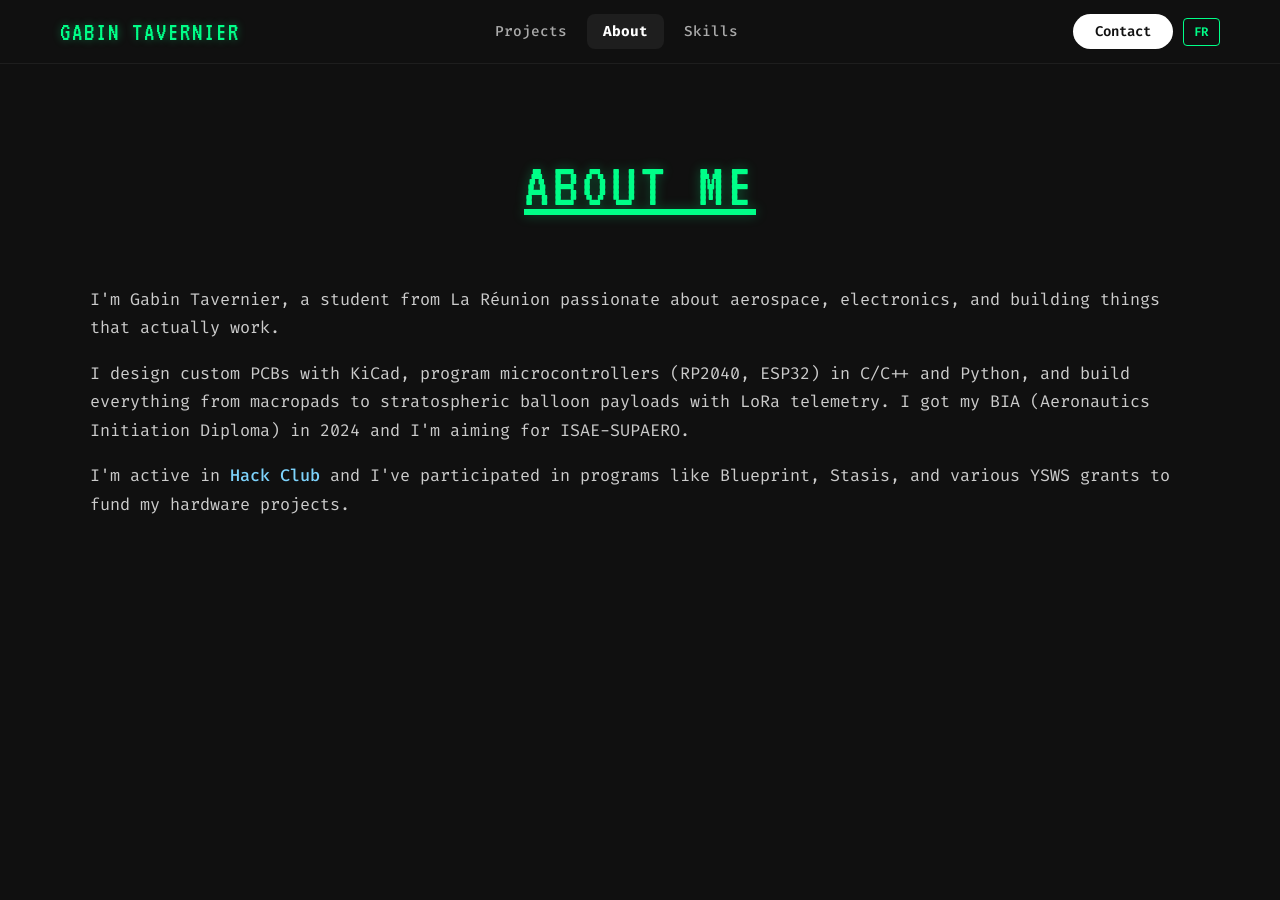
<file: about.html>
<!DOCTYPE html>
<html>
    <head>
        <link rel="stylesheet" href="main.css">
        <meta charset="UTF-8">
        <meta name="viewport" content="width=device-width, initial-scale=1.0">
        <title>About - GABIN TAVERNIER</title>
    </head>
    <body>

        <div id="header">
            <!-- Desktop nav -->
            <span id="nav-logo">GABIN TAVERNIER</span>
            <nav id="nav-desktop">
                <a href="index.html" class="nav-link" data-i18n="nav-projects">Projects</a>
                <a href="about.html" class="nav-link active" data-i18n="nav-about">About</a>
                <a href="skills.html" class="nav-link" data-i18n="nav-skills">Skills</a>
            </nav>
            <div id="contact-btn-wrap">
                <a href="contact.html"><button id="contact-btn" data-i18n="nav-contact">Contact</button></a>
                <button class="lang-btn">FR</button>
            </div>
            <!-- Mobile only -->
            <button id="hamburger" aria-label="Menu">
                <span></span>
                <span></span>
                <span></span>
            </button>
            <h1 id="name"> <div>GABIN TAVERNIER</div> </h1>
            <h3 id="description" data-i18n="mobile-subtitle"> Student &bull; Maker &bull; Aerospace Enthusiast </h3>
            <nav id="nav-dropdown">
                <a href="index.html" class="nav-link" data-i18n="nav-projects">Projects</a>
                <a href="about.html" class="nav-link active" data-i18n="nav-about">About</a>
                <a href="skills.html" class="nav-link" data-i18n="nav-skills">Skills</a>
                <a href="contact.html" class="nav-link" data-i18n="nav-contact">Contact</a>
                <button class="lang-btn lang-btn-mobile">FR</button>
            </nav>
        </div>

        <div class="page-content">
            <h2 id="projects" data-i18n="about-title">ABOUT ME</h2>
            <div class="about-section">
                <p data-i18n="about-p1">I'm Gabin Tavernier, a student from La Réunion passionate about aerospace, electronics, and building things that actually work.</p>
                <p data-i18n="about-p2">I design custom PCBs with KiCad, program microcontrollers (RP2040, ESP32) in C/C++ and Python, and build everything from macropads to stratospheric balloon payloads with LoRa telemetry. I got my BIA (Aeronautics Initiation Diploma) in 2024 and I'm aiming for ISAE-SUPAERO.</p>
                <p data-i18n="about-p3">I'm active in Hack Club — I've participated in programs like Blueprint, Stasis, and various YSWS grants to fund my hardware projects. Making things from scratch, understanding how they work at every level, and pushing them further is what drives me.</p>
            </div>
        </div>

        <script src="script.js" defer></script>
    </body>
</html>
</file>
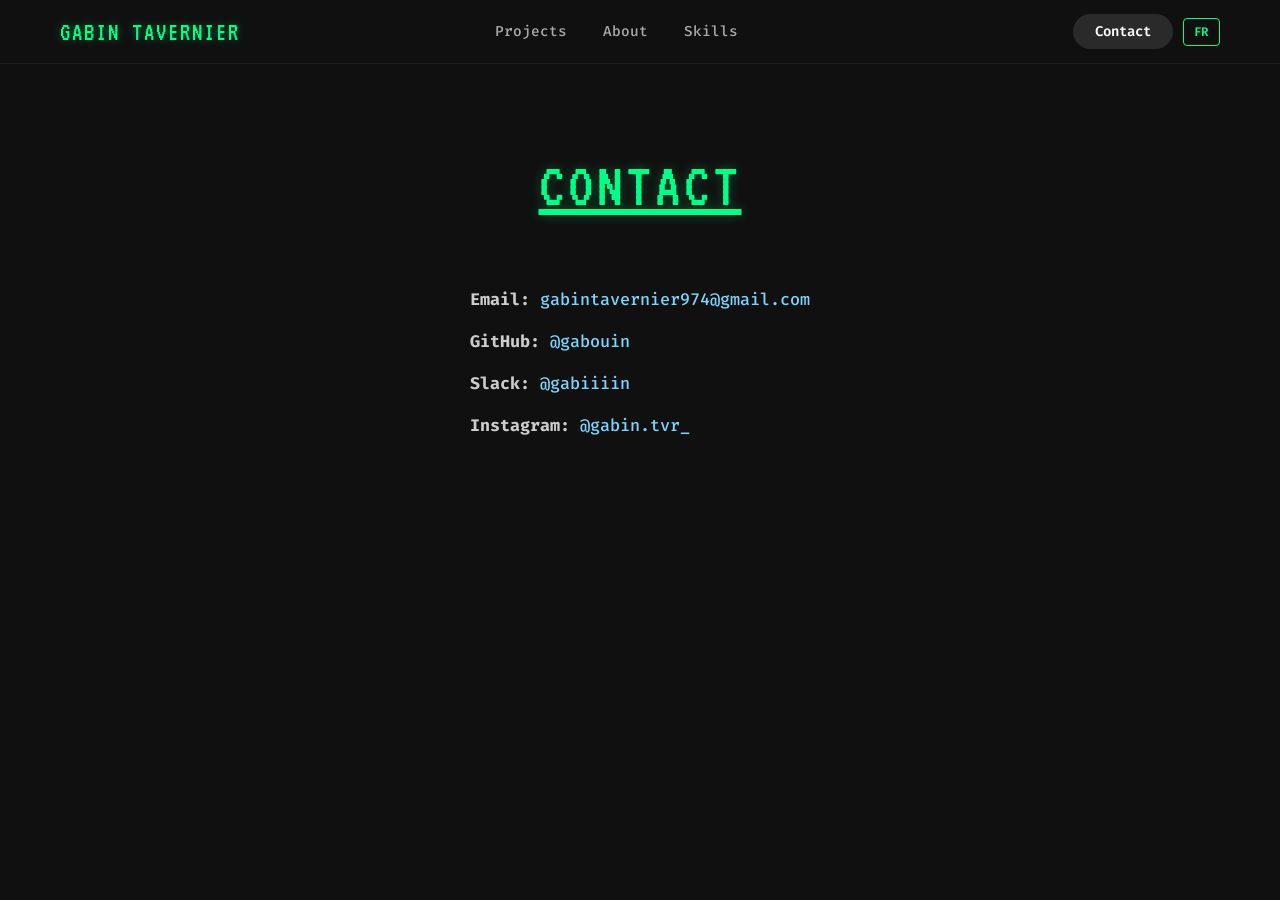
<file: contact.html>
<!DOCTYPE html>
<html>
    <head>
        <link rel="stylesheet" href="main.css">
        <meta charset="UTF-8">
        <meta name="viewport" content="width=device-width, initial-scale=1.0">
        <title>Contact - GABIN TAVERNIER</title>
    </head>
    <body>

        <div id="header">
            <!-- Desktop nav -->
            <span id="nav-logo">GABIN TAVERNIER</span>
            <nav id="nav-desktop">
                <a href="index.html" class="nav-link" data-i18n="nav-projects">Projects</a>
                <a href="about.html" class="nav-link" data-i18n="nav-about">About</a>
                <a href="skills.html" class="nav-link" data-i18n="nav-skills">Skills</a>
            </nav>
            <div id="contact-btn-wrap">
                <a href="contact.html"><button id="contact-btn" style="background:#2a2a2a;color:#fff;" data-i18n="nav-contact">Contact</button></a>
                <button class="lang-btn">FR</button>
            </div>
            <!-- Mobile only -->
            <button id="hamburger" aria-label="Menu">
                <span></span>
                <span></span>
                <span></span>
            </button>
            <h1 id="name"> <div>GABIN TAVERNIER</div> </h1>
            <h3 id="description" data-i18n="mobile-subtitle"> Student &bull; Maker &bull; Aerospace Enthusiast </h3>
            <nav id="nav-dropdown">
                <a href="index.html" class="nav-link" data-i18n="nav-projects">Projects</a>
                <a href="about.html" class="nav-link" data-i18n="nav-about">About</a>
                <a href="skills.html" class="nav-link" data-i18n="nav-skills">Skills</a>
                <a href="contact.html" class="nav-link active" data-i18n="nav-contact">Contact</a>
                <button class="lang-btn lang-btn-mobile">FR</button>
            </nav>
        </div>

        <div class="page-content">
            <h2 id="projects" data-i18n="contact-title">CONTACT</h2>
            <div class="about-section">
                <ul class="contact-list">
                    <li><strong>Email:</strong> <a href="mailto:gabintavernier974@gmail.com">gabintavernier974@gmail.com</a></li>
                    <li><strong>GitHub:</strong> <a href="https://github.com/gabouin">@gabouin</a></li>
                    <li><strong>Slack:</strong> <a href="https://hackclub.slack.com/messages/@gabiiiin">@gabiiiin</a></li>
                    <li><strong>Instagram:</strong> <a href="https://instagram.com/gabin.tvr_">@gabin.tvr_</a></li>
                </ul>
            </div>
        </div>

        <script src="script.js" defer></script>
    </body>
</html>
</file>
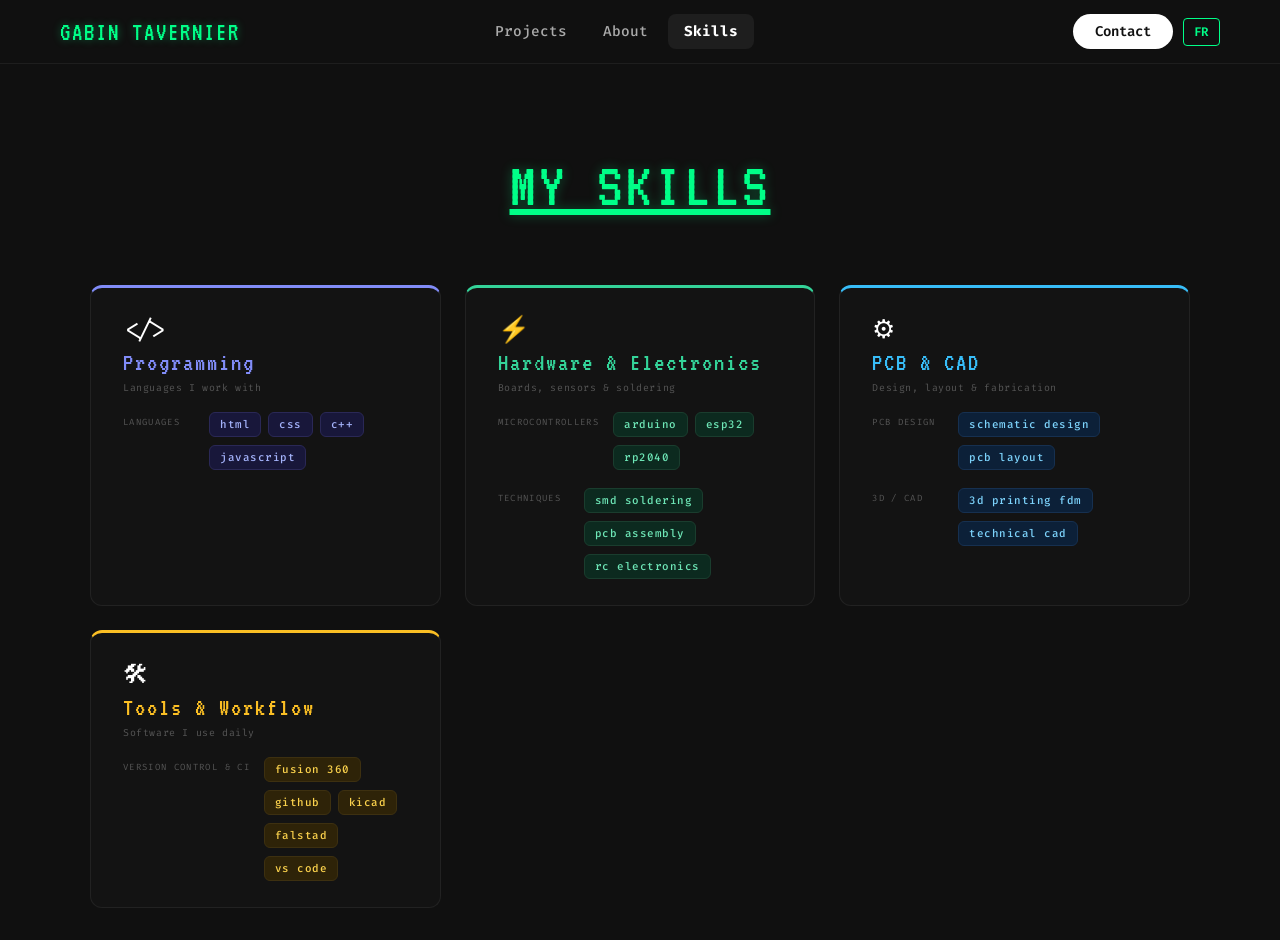
<file: skills.html>
<!DOCTYPE html>
<html>
    <head>
        <link rel="stylesheet" href="main.css">
        <meta charset="UTF-8">
        <meta name="viewport" content="width=device-width, initial-scale=1.0">
        <title>Skills - GABIN TAVERNIER</title>
    </head>
    <body>

        <div id="header">
            <!-- Desktop nav -->
            <span id="nav-logo">GABIN TAVERNIER</span>
            <nav id="nav-desktop">
                <a href="index.html" class="nav-link" data-i18n="nav-projects">Projects</a>
                <a href="about.html" class="nav-link" data-i18n="nav-about">About</a>
                <a href="skills.html" class="nav-link active" data-i18n="nav-skills">Skills</a>
            </nav>
            <div id="contact-btn-wrap">
                <a href="contact.html"><button id="contact-btn" data-i18n="nav-contact">Contact</button></a>
                <button class="lang-btn">FR</button>
            </div>
            <!-- Mobile only -->
            <button id="hamburger" aria-label="Menu">
                <span></span>
                <span></span>
                <span></span>
            </button>
            <h1 id="name"> <div>GABIN TAVERNIER</div> </h1>
            <h3 id="description" data-i18n="mobile-subtitle"> Student &bull; Maker &bull; Aerospace Enthusiast </h3>
            <nav id="nav-dropdown">
                <a href="index.html" class="nav-link" data-i18n="nav-projects">Projects</a>
                <a href="about.html" class="nav-link" data-i18n="nav-about">About</a>
                <a href="skills.html" class="nav-link active" data-i18n="nav-skills">Skills</a>
                <a href="contact.html" class="nav-link" data-i18n="nav-contact">Contact</a>
                <button class="lang-btn lang-btn-mobile">FR</button>
            </nav>
        </div>

        <div class="page-content">
            <h2 id="projects" data-i18n="skills-title">MY SKILLS</h2>

            <div class="skills-grid">

                <div class="skills-row skills-row-top">

                    <!-- CARD 1 — PROGRAMMING -->
                    <div class="skill-card skill-card--prog">
                        <div class="skill-card-icon">&lt;/&gt;</div>
                        <div class="skill-card-title" data-i18n="skill-prog">Programming</div>
                        <div class="skill-card-subtitle">Languages I work with</div>
                        <div class="skill-section">
                            <div class="skill-section-label" data-i18n="skill-sec-langs">Languages</div>
                            <div class="tags-list">
                                <span class="tag">HTML</span>
                                <span class="tag">CSS</span>
                                <span class="tag">C++</span>
                                <span class="tag">JavaScript</span>
                            </div>
                        </div>
                    </div>

                    <!-- CARD 2 — HARDWARE & ELECTRONICS -->
                    <div class="skill-card skill-card--hw">
                        <div class="skill-card-icon">&#9889;</div>
                        <div class="skill-card-title" data-i18n="skill-hw">Hardware &amp; Electronics</div>
                        <div class="skill-card-subtitle">Boards, sensors &amp; soldering</div>
                        <div class="skill-section">
                            <div class="skill-section-label" data-i18n="skill-sec-mcus">MCUs</div>
                            <div class="tags-list">
                                <span class="tag">Arduino</span>
                                <span class="tag">ESP32</span>
                                <span class="tag">RP2040</span>
                            </div>
                        </div>
                        <div class="skill-section">
                            <div class="skill-section-label" data-i18n="skill-sec-tech">Techniques</div>
                            <div class="tags-list">
                                <span class="tag" data-i18n="tag-smd-soldering">SMD Soldering</span>
                                <span class="tag" data-i18n="tag-pcb-assembly">PCB Assembly</span>
                                <span class="tag" data-i18n="tag-rc-electronics">RC Electronics</span>
                            </div>
                        </div>
                    </div>

                    <!-- CARD 3 — PCB & CAD -->
                    <div class="skill-card skill-card--pcb">
                        <div class="skill-card-icon">&#9881;</div>
                        <div class="skill-card-title" data-i18n="skill-pcb">PCB &amp; CAD</div>
                        <div class="skill-card-subtitle">Design, layout &amp; fabrication</div>
                        <div class="skill-section">
                            <div class="skill-section-label" data-i18n="skill-sec-pcb">PCB</div>
                            <div class="tags-list">
                                <span class="tag" data-i18n="tag-schematic-design">Schematic Design</span>
                                <span class="tag" data-i18n="tag-pcb-layout">PCB Layout</span>
                            </div>
                        </div>
                        <div class="skill-section">
                            <div class="skill-section-label" data-i18n="skill-sec-3d">3D / CAD</div>
                            <div class="tags-list">
                                <span class="tag" data-i18n="tag-3d-printing">3D Printing FDM</span>
                                <span class="tag" data-i18n="tag-technical-cad">Technical CAD</span>
                            </div>
                        </div>
                    </div>

                </div>

                <div class="skills-row skills-row-bottom">

                    <!-- CARD 4 — TOOLS -->
                    <div class="skill-card skill-card--soft">
                        <div class="skill-card-icon">&#128736;</div>
                        <div class="skill-card-title" data-i18n="skill-tools">Tools</div>
                        <div class="skill-card-subtitle">Software I use daily</div>
                        <div class="skill-section">
                            <div class="skill-section-label" data-i18n="skill-sec-vc">Software</div>
                            <div class="tags-list">
                                <span class="tag">Fusion 360</span>
                                <span class="tag">GitHub</span>
                                <span class="tag">KiCad</span>
                                <span class="tag">Falstad</span>
                                <span class="tag">VS Code</span>
                            </div>
                        </div>
                    </div>

                </div>

            </div>
        </div>

        <script src="script.js" defer></script>
    </body>
</html>
</file>
<file: main.css>
@import url('https://fonts.googleapis.com/css2?family=VT323&family=Fira+Code:wght@300..700&family=Share+Tech+Mono&display=swap');

/* ── Blinking cursor effect ── */
@keyframes blink {
    0%, 100% { opacity: 1; }
    50%       { opacity: 0; }
}

#hero-text .greeting::after {
    content: '_';
    display: inline-block;
    color: #00ff88;
    animation: blink 1.1s step-end infinite;
    margin-left: 2px;
}

html {
    margin: 0;
    padding: 0;
}

#binary-canvas {
    position: fixed;
    inset: 0;
    width: 100%;
    height: 100%;
    pointer-events: none;
    z-index: -1;
}

/* ── WIP Full-page Splash ── */
#wip-splash {
    position: fixed;
    inset: 0;
    z-index: 9999;
    background: #000000;
    display: flex;
    align-items: center;
    justify-content: center;
    overflow: hidden;
}

#wip-canvas {
    position: absolute;
    inset: 0;
    width: 100%;
    height: 100%;
    opacity: 0.35;
    pointer-events: none;
}

#wip-splash-inner {
    width: 100%;
    height: 100%;
    display: flex;
    align-items: center;
    justify-content: center;
    position: relative;
    z-index: 1;
}

.wip-splash-card {
    background: rgba(0, 10, 5, 0.88);
    border: 1px solid #00ff88;
    border-radius: 4px;
    padding: 48px 52px;
    max-width: 520px;
    width: 88vw;
    text-align: center;
    box-shadow: 0 0 40px rgba(0, 255, 136, 0.15), inset 0 0 60px rgba(0, 255, 136, 0.04);
    display: flex;
    flex-direction: column;
    align-items: center;
    gap: 16px;
    margin: auto;
}

.wip-splash-icons {
    font-size: 3.2rem;
    line-height: 1;
}

.wip-splash-title {
    font-family: 'VT323', monospace;
    font-size: 3.2rem;
    font-weight: 400;
    color: #00ff88;
    text-transform: uppercase;
    letter-spacing: 6px;
    margin: 0;
    text-shadow: 0 0 16px rgba(0, 255, 136, 0.6);
}

.wip-splash-sub {
    font-family: 'Fira Code', monospace;
    font-size: 0.88rem;
    color: #cbd5e1;
    line-height: 1.7;
    margin: 0;
}

#wip-enter-btn {
    margin-top: 12px;
    padding: 12px 32px;
    background: transparent;
    color: #00ff88;
    border: 1px solid #00ff88;
    border-radius: 2px;
    font-family: 'Fira Code', monospace;
    font-size: 0.88rem;
    font-weight: 700;
    cursor: pointer;
    letter-spacing: 2px;
    text-transform: uppercase;
    transition: background 0.15s, color 0.15s, box-shadow 0.15s;
    box-shadow: 0 0 8px rgba(0, 255, 136, 0.2);
}


#wip-enter-btn:hover {
    background: rgba(0, 255, 136, 0.1);
    box-shadow: 0 0 16px rgba(0, 255, 136, 0.4);
}

#wip-roadmap-btn {
    background: transparent;
    color: #444444;
    border: none;
    font-family: 'Fira Code', monospace;
    font-size: 0.78rem;
    cursor: pointer;
    letter-spacing: 0.05em;
    padding: 0;
    transition: color 0.15s;
}

#wip-roadmap-btn:hover {
    color: #00ff88;
}

#wip-roadmap {
    display: block;
    width: 100%;
    border-top: 1px solid #1a2e1e;
    padding-top: 14px;
}

.wip-roadmap-list {
    list-style: none;
    padding: 0;
    margin: 0;
    text-align: left;
    display: flex;
    flex-direction: column;
    gap: 8px;
}

.wip-roadmap-label {
    font-family: 'Fira Code', monospace;
    font-size: 0.72rem;
    color: #00ff88;
    letter-spacing: 0.12em;
    margin: 0 0 6px;
    text-align: left;
    width: 100%;
    opacity: 0.7;
}

.wip-roadmap-list li {
    font-family: 'Fira Code', monospace;
    font-size: 0.8rem;
    color: #888888;
    display: flex;
    align-items: center;
    gap: 10px;
}

.wip-roadmap-dot {
    width: 6px;
    height: 6px;
    border-radius: 50%;
    background: #00ff88;
    opacity: 0.5;
    flex-shrink: 0;
}

/* Legend button */
#legend-btn {
    position: fixed;
    bottom: 20px;
    right: 20px;
    width: 36px;
    height: 36px;
    border-radius: 50%;
    background: #2a2a2a;
    color: #fff;
    font-size: 1rem;
    font-weight: 700;
    border: none;
    cursor: pointer;
    box-shadow: 0 4px 12px rgba(0, 0, 0, 0.4);
    z-index: 100;
    transition: background 0.2s;
}

#legend-btn:hover {
    background: #333333;
}

#legend-popup {
    display: none;
    position: fixed;
    bottom: 66px;
    right: 20px;
    background: #1a1a1a;
    border-radius: 12px;
    box-shadow: 0 8px 24px rgba(0,0,0,0.6);
    padding: 14px 18px;
    z-index: 100;
    text-align: left;
    min-width: 230px;
    border: 1px solid #2a2a2a;
}

#legend-popup.open {
    display: block;
}

#legend-popup p {
    margin: 6px 0;
    display: flex;
    align-items: center;
    gap: 10px;
    color: #cccccc;
    font-size: 0.88rem;
    font-weight: 500;
}

#legend-popup .done-badge,
#legend-popup .prod-badge,
#legend-popup .wip-badge,
#modal-body .done-badge,
#modal-body .prod-badge,
#modal-body .wip-badge {
    position: static;
    box-shadow: none;
    flex-shrink: 0;
}

body {
    text-align: center;
    background: #101010;
    color: #ffffff;
    min-height: 100vh;
    margin: 0;
    padding-top: 80px;
    box-sizing: border-box;
    font-family: 'Fira Code', 'Courier New', monospace;
}

h1 {
    color: #ffffff;
    margin: 0;
    padding: 0;
    font-family: 'VT323', monospace;
    font-weight: 700;
    letter-spacing: -0.5px;
    font-size: 1.7rem;
}

#links {
    color: #aaaaaa;
    font-size: 0.95rem;
    text-align: center;
    margin: 0 15px;
    font-weight: 500;
}

#coming {
    color: #666666;
}

ul {
    list-style-position: outside;
    margin: 0 auto;
    width: fit-content;
}

#links a {
    margin: 0 16px;
    text-decoration: none;
    color: #aaaaaa;
    transition: color 0.2s;
    font-weight: 500;
}

#links a:hover {
    color: #ffffff;
}

#name {
    line-height: 1;
    margin: 0;
    padding: 8px 0 0 0;
    color: #00ff88;
    font-family: 'VT323', monospace;
    font-weight: 700;
    font-size: 1.5rem;
    letter-spacing: -1px;
    display: none;
    text-shadow: 0 0 8px rgba(0, 255, 136, 0.4);
}

#description {
    margin-top: 0.2em;
    margin-bottom: 0.3em;
    color: #888888;
    font-weight: 500;
    font-size: 0.95rem;
    display: none;
}

#projects {
    line-height: 1.5;
    margin-top: 0.4em;
    margin-bottom: 0.8em;
    color: #00ff88;
    font-weight: 400;
    font-size: 4rem;
    font-family: 'VT323', monospace;
    letter-spacing: 3px;
    text-decoration: underline;
    text-shadow: 0 0 12px rgba(0, 255, 136, 0.3);
    text-align: center;
    width: 100%;
    position: relative;
    z-index: 2;
}

#bottom {
    position: fixed;
    bottom: 0;
    left: 0;
    right: 0;
    background: #101010;
    z-index: 10;
    padding: 10px 0;
    box-shadow: 0 -2px 10px rgba(0, 0, 0, 0.4);
    border-top: 1px solid #1e1e1e;
}

#header {
    position: fixed;
    top: 0;
    left: 0;
    right: 0;
    width: 100%;
    z-index: 10;
    background: #101010;
    border-bottom: 1px solid #1e1e1e;
    display: flex;
    align-items: center;
    justify-content: space-between;
    padding: 14px 60px;
    box-sizing: border-box;
}

/* Hamburger button — mobile only */
#hamburger {
    display: none;
    position: absolute;
    top: 50%;
    left: 18px;
    transform: translateY(-50%);
    background: none;
    border: none;
    cursor: pointer;
    flex-direction: column;
    gap: 5px;
    padding: 6px;
    z-index: 20;
    border-radius: 6px;
    transition: background 0.2s;
}

#hamburger:hover {
    background: rgba(255, 255, 255, 0.08);
}

#hamburger span {
    display: block;
    width: 22px;
    height: 2.5px;
    background: #ffffff;
    border-radius: 2px;
    transition: transform 0.25s, opacity 0.2s;
}

/* Hamburger animation when open */
#hamburger.open span:nth-child(1) {
    transform: translateY(7.5px) rotate(45deg);
}

#hamburger.open span:nth-child(2) {
    opacity: 0;
}

#hamburger.open span:nth-child(3) {
    transform: translateY(-7.5px) rotate(-45deg);
}

/* Dropdown menu */
#nav-dropdown {
    display: none;
    flex-direction: column;
    position: absolute;
    top: 100%;
    left: 12px;
    background: #1a1a1a;
    border-radius: 10px;
    box-shadow: 0 8px 24px rgba(0, 0, 0, 0.6);
    padding: 8px 0;
    min-width: 180px;
    z-index: 30;
    border: 1px solid #2a2a2a;
}

#nav-dropdown.open {
    display: flex;
}

.nav-link {
    text-decoration: none;
    color: #aaaaaa;
    font-weight: 500;
    font-size: 0.9rem;
    padding: 10px 20px;
    transition: background 0.2s, color 0.2s;
    font-family: 'Fira Code', monospace;
}

.nav-link:hover {
    background: rgba(255, 255, 255, 0.06);
    color: #ffffff;
}

.nav-link.active {
    background: rgba(255, 255, 255, 0.06);
    color: #ffffff;
    font-weight: 700;
}

/* Page content (about, contact) */
.page-content {
    max-width: 1100px;
    margin: 0 auto;
    padding: 2rem 2.5rem;
}

.about-section {
    text-align: left;
    color: #cccccc;
    font-size: 1.05rem;
    line-height: 1.7;
}

.about-section a {
    color: #7dd3fc;
    text-decoration: none;
    font-weight: 500;
}

.about-section a:hover {
    text-decoration: underline;
}

.contact-list {
    list-style: none;
    padding: 0;
    text-align: left;
}

.contact-list li {
    margin-bottom: 0.8em;
    font-size: 1.05rem;
    color: #cccccc;
}

.projects-grid {
    display: grid;
    grid-template-columns: repeat(auto-fill, minmax(280px, 1fr));
    gap: 2rem;
    margin: 20px auto;
    max-width: 1100px;
    padding: 0 2rem;
    align-items: stretch;
    position: relative;
    z-index: 2;
}

/* ── Project filters ── */
#project-filters {
    display: flex;
    flex-wrap: wrap;
    gap: 14px 24px;
    margin: 0 auto 1.6rem;
    max-width: 1100px;
    padding: 0 2rem;
    align-items: center;
    position: relative;
    z-index: 2;
}

.filter-group {
    display: flex;
    align-items: center;
    gap: 6px;
    flex-wrap: wrap;
}

.filter-label {
    font-size: 0.58rem;
    text-transform: uppercase;
    letter-spacing: 0.15em;
    color: #555;
    font-family: 'Fira Code', monospace;
    margin-right: 2px;
    flex-shrink: 0;
}

.filter-btn {
    font-family: 'Fira Code', monospace;
    font-size: 0.62rem;
    padding: 3px 10px;
    border-radius: 3px;
    border: 1px solid #2a2a2a;
    background: #111;
    color: #666;
    cursor: pointer;
    transition: background 0.15s, color 0.15s, border-color 0.15s;
    letter-spacing: 0.3px;
}

.filter-btn:hover {
    background: #1a1a1a;
    color: #aaa;
    border-color: #444;
}

.filter-btn.active {
    background: #0d1f0f;
    color: #00ff88;
    border-color: #00ff88;
}

.project.hidden-by-filter {
    display: none;
}

@media (max-width: 600px) {
    .projects-grid {
        padding: 0 1rem;
    }
    
    #name {
        font-size: 2rem;
    }
    
    #projects {
        font-size: 1.5rem;
    }
}

.project {
    display: flex;
    flex-direction: column;
    align-items: center;
    text-align: center;
    width: 100%;
    background: #1a1a1a;
    padding: 1.2rem;
    padding-top: 2.8rem;
    border-radius: 14px;
    transition: all 0.2s ease;
    cursor: pointer;
    border: 1px solid #252525;
    box-sizing: border-box;
    position: relative;
}

.project:hover {
    transform: translateY(-4px);
    background: #212121;
    border-color: #333333;
}

.wip-badge {
    position: absolute;
    top: 12px;
    left: 12px;
    background: #2e2416;
    color: #f5c9a0;
    border: 1px solid #a87040;
    font-size: 0.7rem;
    font-weight: 600;
    padding: 3px 10px;
    border-radius: 4px;
    letter-spacing: 0.08em;
    font-family: 'Fira Code', monospace;
    pointer-events: none;
}

.done-badge {
    position: absolute;
    top: 12px;
    left: 12px;
    background: #162416;
    color: #a8f0c0;
    border: 1px solid #407a50;
    font-size: 0.7rem;
    font-weight: 600;
    padding: 3px 10px;
    border-radius: 4px;
    letter-spacing: 0.08em;
    font-family: 'Fira Code', monospace;
    pointer-events: none;
}

.prod-badge {
    position: absolute;
    top: 12px;
    left: 12px;
    background: #141e2e;
    color: #a0c8f5;
    border: 1px solid #3a6090;
    font-size: 0.7rem;
    font-weight: 600;
    padding: 3px 10px;
    border-radius: 4px;
    letter-spacing: 0.08em;
    font-family: 'Fira Code', monospace;
    pointer-events: none;
}

.project img {
    display: block;
    margin-left: auto;
    margin-right: auto;
    margin-top: 0;
    margin-bottom: 0.8rem;
    width: 100%;
    height: 180px;
    object-fit: contain;
    object-position: center center;
    transition: transform 0.2s ease;
}

.rc-plane-card img {
    width: 85%;
    height: 160px;
}

.project p {
    font-size: 0.88rem;
    font-weight: 400;
    color: #ffffff;
    margin: 6px 0 0;
    line-height: 1.4;
    font-family: 'Fira Code', monospace;
}

.project:hover img {
    transform: scale(1.05);
}

.project h3 {
    font-size: 1.1rem;
    font-weight: 600;
    color: #ffffff;
    margin: 0;
    font-family: 'Fira Code', monospace;
}

.project p {
    font-size: 0.95rem;
    font-weight: 400;
    color: #ffffff;
    margin: 6px 0 0;
    line-height: 1.4;
    font-family: 'Fira Code', monospace;
}

.proj-subtitle {
    display: block;
    font-size: 0.6rem;
    color: #555;
    font-family: 'Fira Code', monospace;
    margin-top: 4px;
    letter-spacing: 0.3px;
    line-height: 1.5;
}

/* Style de la modale */
.modal-bg {
    position: fixed;
    top: 0;
    left: 0;
    right: 0;
    bottom: 0;
    background: rgba(0, 0, 0, 0.5);
    z-index: 1000;
    display: flex;
    align-items: center;
    justify-content: center;
    transition: opacity 0.2s;
}

.modal {
    background: #1a1a1a;
    border-radius: 18px;
    box-shadow: 0 8px 48px rgba(0, 0, 0, 0.8);
    padding: 32px 28px;
    max-width: 480px;
    width: 92vw;
    max-height: 82vh;
    overflow: auto;
    position: relative;
    min-width: 280px;
    border: 1px solid #2a2a2a;
    text-align: center;
}

#modal-body h2 {
    font-family: 'VT323', monospace;
    font-size: 2rem;
    font-weight: 400;
    color: #00ff88;
    margin: 8px 0 12px;
    line-height: 1.3;
    letter-spacing: 2px;
}

#modal-body p {
    font-family: 'Fira Code', monospace;
    font-size: 0.92rem;
    color: #aaaaaa;
    line-height: 1.75;
    margin: 0 0 4px;
}

.modal-close {
    position: absolute;
    top: 12px;
    right: 18px;
    font-size: 2rem;
    color: #b32121;
    background: none;
    border: none;
    cursor: pointer;
    z-index: 10;
    transition: color 0.15s;
}

.modal-close:hover {
    color: #772626;
}

/* ── Skills page ── */
.skills-grid {
    display: grid;
    grid-template-columns: repeat(auto-fill, minmax(280px, 1fr));
    gap: 24px;
    margin-top: 2.5rem;
    max-width: 1100px;
    margin-left: auto;
    margin-right: auto;
}

.skills-row {
    display: contents;
}

.skill-card {
    --accent: #666;
    background: #131313;
    border: 1px solid #222;
    border-top: 3px solid var(--accent);
    border-radius: 12px;
    padding: 1.8rem 2rem 1.6rem;
    text-align: left;
    position: relative;
    transition: transform 0.2s ease, border-color 0.2s ease, box-shadow 0.2s ease;
}

.skill-card:hover {
    transform: translateY(-4px);
    border-color: var(--accent);
    box-shadow: 0 8px 32px rgba(0, 0, 0, 0.5), 0 0 20px color-mix(in srgb, var(--accent) 15%, transparent);
}

.skill-card-icon {
    font-size: 1.6rem;
    margin-bottom: 8px;
    line-height: 1;
}

.skill-card-title {
    font-family: 'VT323', monospace;
    font-size: 1.6rem;
    letter-spacing: 2px;
    color: var(--accent);
    margin-bottom: 6px;
}

.skill-card-subtitle {
    font-family: 'Fira Code', monospace;
    font-size: 0.62rem;
    color: #555;
    letter-spacing: 0.06em;
    margin-bottom: 18px;
}

.skill-section {
    display: flex;
    align-items: flex-start;
    gap: 14px;
    margin-top: 18px;
}

.skill-section-label {
    font-size: 0.56rem;
    text-transform: uppercase;
    letter-spacing: 0.15em;
    color: #555;
    min-width: 72px;
    padding-top: 4px;
    font-family: 'Fira Code', monospace;
    flex-shrink: 0;
}

.skill-card .tags-list {
    justify-content: flex-start;
    margin-top: 0;
    gap: 7px;
    row-gap: 8px;
}

/* Per-card accent colors */
.skill-card--prog   { --accent: #818cf8; }
.skill-card--hw     { --accent: #34d399; }
.skill-card--pcb    { --accent: #38bdf8; }
.skill-card--soft   { --accent: #fbbf24; }
.skill-card--domain { --accent: #fb923c; }

/* Tags inside skill cards — colored per card */
.skill-card .tag {
    background: #1a1a1a;
    border-radius: 6px;
    font-size: 0.68rem;
    padding: 4px 10px;
    border: 1px solid #2a2a2a;
    color: #bbb;
    transition: border-color 0.15s, color 0.15s;
}

.skill-card:hover .tag {
    border-color: #333;
}

.skill-card--prog   .tag { background: #18173a; color: #a5b4fc; border-color: #2a2856; }
.skill-card--hw     .tag { background: #0c2a1f; color: #6ee7b7; border-color: #1a3d2e; }
.skill-card--pcb    .tag { background: #0c2038; color: #7dd3fc; border-color: #163050; }
.skill-card--soft   .tag { background: #2e2308; color: #fcd34d; border-color: #3d3010; }
.skill-card--domain .tag { background: #2c1a04; color: #fdba74; border-color: #3e260a; }

/* Gray tags inherit muted accent per card */
.skill-card--prog   .tag--gray { background: #14132e; color: #6366f1; border-color: #252350; }
.skill-card--hw     .tag--gray { background: #091e16; color: #34d399; border-color: #153528; }
.skill-card--pcb    .tag--gray { background: #091828; color: #38bdf8; border-color: #122640; }
.skill-card--soft   .tag--gray { background: #201904; color: #d97706; border-color: #33280a; }
.skill-card--domain .tag--gray { background: #201200; color: #f97316; border-color: #301d06; }

/* ── Tags ── */
.tags-list {
    display: flex;
    flex-wrap: wrap;
    gap: 5px;
    justify-content: center;
    margin-top: 10px;
}

#modal-body .tags-list {
    justify-content: center;
    margin-top: 12px;
    margin-bottom: 2px;
}

.tag {
    font-size: 0.65rem;
    font-weight: 500;
    padding: 2px 7px;
    border-radius: 3px;
    letter-spacing: 0.5px;
    white-space: nowrap;
    font-family: 'Fira Code', monospace;
    text-transform: lowercase;
}

.tag-lang   { background: #161616; border: 1px solid #333; color: #666; }
.tag-hw     { background: #161616; border: 1px solid #333; color: #666; }
.tag-fab    { background: #161616; border: 1px solid #333; color: #666; }
.tag-tool   { background: #161616; border: 1px solid #333; color: #666; }
.tag-domain { background: #161616; border: 1px solid #333; color: #666; }

/* ── Progress bar (in modal) ── */
.progress-section {
    margin-top: 16px;
    padding-top: 14px;
    border-top: 1px solid #2a2a2a;
}

.progress-label {
    display: flex;
    justify-content: center;
    gap: 8px;
    font-size: 0.82rem;
    font-weight: 600;
    color: #cccccc;
    margin-bottom: 6px;
    font-family: 'Fira Code', monospace;
}

.progress-pct {
    color: #7dd3fc;
    font-weight: 700;
}

.progress-track {
    width: 100%;
    height: 8px;
    background: #2a2a2a;
    border-radius: 99px;
    overflow: hidden;
}

.progress-fill {
    height: 100%;
    background: linear-gradient(90deg, #1c5a7c, #7dd3fc);
    border-radius: 99px;
    transition: width 0.6s ease;
}

.progress-steps {
    display: flex;
    flex-wrap: wrap;
    gap: 6px;
    margin-top: 10px;
    justify-content: center;
}

.progress-step {
    font-size: 0.70rem;
    font-weight: 600;
    padding: 3px 10px;
    border-radius: 12px;
    font-family: 'Fira Code', monospace;
}

.step-done    { background: #1a3020; color: #86efac; }
.step-current { background: #1c5a7c; color: #fff; }
.step-todo    { background: #2a2a2a; color: #666; }

/* ── Modal: images, video, links ── */
.modal-images {
    display: flex;
    flex-wrap: wrap;
    gap: 10px;
    margin: 14px 0 4px;
    justify-content: center;
}

.modal-thumb {
    width: auto;
    max-width: 100%;
    max-height: 360px;
    object-fit: cover;
    border-radius: 10px;
    border: none;
    box-shadow: none;
}

.modal-thumb-square {
    width: min(82vw, 460px);
    aspect-ratio: 1 / 1;
    object-position: center;
}

.modal-video {
    margin: 14px 0 4px;
    border-radius: 12px;
    overflow: hidden;
    background: #000;
    max-width: 100%;
}

.modal-video iframe,
.modal-video video {
    display: block;
    width: 100%;
    aspect-ratio: 16 / 9;
    border: none;
    border-radius: 12px;
}

.modal-video-portrait {
    max-width: 220px;
    margin-left: auto;
    margin-right: auto;
}

.modal-video-portrait iframe,
.modal-video-portrait video {
    aspect-ratio: 9 / 16;
}

.modal-links-section {
    display: flex;
    flex-wrap: wrap;
    justify-content: center;
    gap: 8px;
    margin: 14px 0 4px;
}

.modal-link {
    display: inline-flex;
    align-items: center;
    gap: 7px;
    font-size: 0.82rem;
    font-weight: 600;
    padding: 6px 14px;
    border-radius: 20px;
    text-decoration: none;
    transition: opacity 0.2s, transform 0.15s;
    font-family: 'Fira Code', monospace;
}

.modal-link:hover {
    opacity: 0.82;
    transform: translateY(-1px);
}

.modal-link-github {
    background: #1a1a2e;
    color: #fff;
}

.modal-link-hackclub {
    background: #ec3750;
    color: #fff;
}

/* ── Desktop nav elements ── */
#nav-logo {
    font-family: 'VT323', monospace;
    font-size: 26px;
    font-weight: 400;
    color: #00ff88;
    white-space: nowrap;
    letter-spacing: 2px;
    text-shadow: 0 0 8px rgba(0, 255, 136, 0.4);
}

#nav-desktop {
    display: flex;
    align-items: center;
    gap: 4px;
    margin-left: -80px;
}

#nav-desktop .nav-link {
    padding: 8px 16px;
    border-radius: 8px;
    font-size: 0.9rem;
}

#contact-btn-wrap {
    display: flex;
    align-items: center;
    gap: 10px;
}

#contact-btn-wrap a {
    text-decoration: none;
}

#contact-btn {
    background: #ffffff;
    color: #101010;
    border: none;
    border-radius: 24px;
    font-family: 'Fira Code', monospace;
    font-size: 0.88rem;
    font-weight: 600;
    padding: 8px 22px;
    cursor: pointer;
    transition: background 0.2s ease-in-out, transform 0.15s;
    white-space: nowrap;
}

.lang-btn {
    background: transparent;
    color: #00ff88;
    border: 1px solid #00ff88;
    border-radius: 4px;
    font-family: 'Fira Code', monospace;
    font-size: 0.78rem;
    font-weight: 600;
    padding: 5px 10px;
    cursor: pointer;
    letter-spacing: 0.05em;
    transition: background 0.15s, color 0.15s;
    white-space: nowrap;
}

.lang-btn:hover {
    background: #00ff88;
    color: #101010;
}

.lang-btn-mobile {
    margin-top: 4px;
    display: block;
    width: fit-content;
    margin-left: auto;
    margin-right: auto;
}

#contact-btn:hover {
    background: #e5e5e5;
    transform: translateY(-1px);
}

/* ── Hero section ── */
#hero {
    display: flex;
    align-items: center;
    justify-content: center;
    gap: 4rem;
    background: #1a1a1a;
    border-radius: 24px;
    padding: 2.5rem 3.5rem;
    margin: 3rem auto 0;
    max-width: 1100px;
    border: 1px solid #252525;
    box-sizing: border-box;
    min-height: 60vh;
    position: relative;
    z-index: 2;
}

#hero-text {
    text-align: left;
    flex: 1;
}

#hero-text .greeting {
    font-family: 'Fira Code', monospace;
    font-size: 0.9rem;
    color: #00ff88;
    margin: 0 0 0.4rem;
    display: block;
    letter-spacing: 0.05em;
}

#hero-text h1 {
    font-family: 'VT323', monospace;
    font-size: 5.5rem;
    font-weight: 400;
    color: #ffffff;
    margin: 0 0 0.4rem;
    line-height: 1;
    letter-spacing: 2px;
    display: block;
}

#hero-text .subtitle {
    font-family: 'Share Tech Mono', 'Fira Code', monospace;
    font-size: 0.95rem;
    color: #666666;
    margin: 0;
    display: block;
    letter-spacing: 0.05em;
}

/* ── Scroll down indicator ── */
@keyframes bounce {
    0%, 100% { transform: translateY(0); }
    50%       { transform: translateY(6px); }
}

#scroll-down {
    font-family: 'Fira Code', monospace;
    font-size: 0.85rem;
    color: #555555;
    letter-spacing: 0.25em;
    text-transform: uppercase;
    display: flex;
    flex-direction: column;
    align-items: center;
    gap: 8px;
    animation: bounce 2s ease-in-out infinite;
    user-select: none;
    padding: 2.5rem 0;
    max-width: 1100px;
    margin: 0 auto;
    position: relative;
    z-index: 2;
}

#scroll-down svg {
    width: 24px;
    height: 24px;
    color: #00ff88;
    opacity: 0.6;
}

#hero img {
    width: 220px;
    height: 220px;
    object-fit: contain;
    border-radius: 16px;
    background: #212121;
    padding: 12px;
    flex-shrink: 0;
}

/* ── Mobile overrides (≤768px) ── */
@media (max-width: 768px) {
    #header {
        display: block;
        padding: 10px 0;
        text-align: center;
    }

    #nav-logo,
    #nav-desktop,
    #contact-btn-wrap { display: none; }

    #hamburger { display: flex; }

    #name { display: block; }

    #hero {
        flex-direction: column;
        padding: 2rem 1.5rem;
        text-align: center;
    }

    #hero-text {
        text-align: center;
    }

    #hero-text h1 {
        font-size: 2.2rem;
    }

    #hero img {
        width: 160px;
        height: 160px;
    }

    #projects {
        font-size: 1.8rem;
    }

    .page-content {
        padding: 1.5rem 1.2rem;
    }
}
</file>
